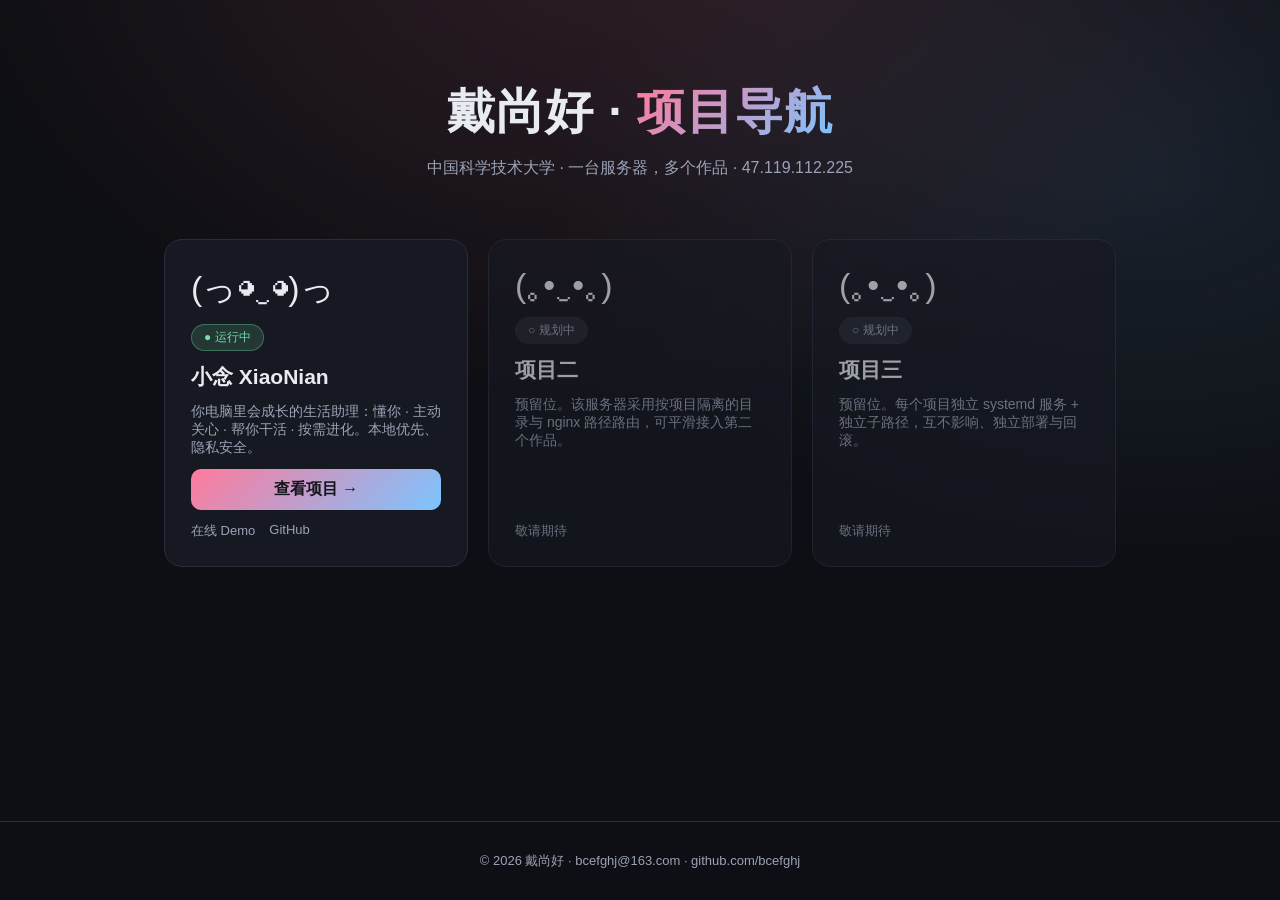
<file: site/hub/index.html>
<!DOCTYPE html>
<html lang="zh-CN">
<head>
<meta charset="UTF-8" />
<meta name="viewport" content="width=device-width, initial-scale=1.0" />
<title>戴尚好 · 项目导航</title>
<style>
:root{--bg:#0e0f14;--panel:#171922;--border:#2a2e3c;--text:#e8ebf2;--muted:#9aa3b6;--accent:#ff7a9c;--accent2:#7cc4ff;
  font-family:-apple-system,BlinkMacSystemFont,"PingFang SC","Microsoft YaHei",sans-serif}
*{box-sizing:border-box;margin:0;padding:0}
body{background:var(--bg);color:var(--text);min-height:100vh;display:flex;flex-direction:column}
.bgglow{position:fixed;inset:0;background:radial-gradient(700px 500px at 50% -10%,rgba(255,122,156,.14),transparent),
  radial-gradient(600px 400px at 90% 20%,rgba(124,196,255,.1),transparent);pointer-events:none}
.wrap{max-width:1000px;margin:0 auto;padding:0 24px;position:relative;z-index:1}
header{padding:80px 0 30px;text-align:center}
header h1{font-size:clamp(30px,5vw,48px);font-weight:900;letter-spacing:1px}
header h1 .g{background:linear-gradient(135deg,var(--accent),var(--accent2));-webkit-background-clip:text;-webkit-text-fill-color:transparent}
header p{color:var(--muted);margin-top:14px;font-size:16px}
.grid{display:grid;grid-template-columns:repeat(3,1fr);gap:20px;padding:30px 0 50px}
@media(max-width:820px){.grid{grid-template-columns:1fr}}
.proj{background:var(--panel);border:1px solid var(--border);border-radius:18px;padding:26px;display:flex;flex-direction:column;gap:12px;transition:.25s;min-height:230px}
.proj.live:hover{transform:translateY(-6px);border-color:var(--accent2);box-shadow:0 18px 50px rgba(0,0,0,.4)}
.proj .face{font-size:34px}
.proj h3{font-size:21px}
.proj .desc{color:var(--muted);font-size:14px;flex:1}
.badge{align-self:flex-start;font-size:12px;border-radius:20px;padding:4px 12px}
.badge.on{background:rgba(111,224,166,.15);color:#6fe0a6;border:1px solid rgba(111,224,166,.35)}
.badge.soon{background:rgba(154,163,182,.12);color:var(--muted);border:1px solid var(--border)}
.proj a.enter{display:inline-flex;gap:8px;align-items:center;font-weight:700;color:#15151c;background:linear-gradient(135deg,var(--accent),var(--accent2));border-radius:10px;padding:10px 16px;justify-content:center}
.proj .links{display:flex;gap:14px;font-size:13px;color:var(--muted)}
.proj .links a:hover{color:var(--accent2)}
.proj.soon{opacity:.65}
footer{margin-top:auto;padding:30px 0;text-align:center;color:var(--muted);font-size:13px;border-top:1px solid var(--border)}
a{text-decoration:none;color:inherit}
</style>
</head>
<body>
<div class="bgglow"></div>
<div class="wrap">
  <header>
    <h1>戴尚好 · <span class="g">项目导航</span></h1>
    <p>中国科学技术大学 · 一台服务器，多个作品 · 47.119.112.225</p>
  </header>
  <div class="grid">
    <div class="proj live">
      <div class="face">(っ◕‿◕)っ</div>
      <span class="badge on">● 运行中</span>
      <h3>小念 XiaoNian</h3>
      <div class="desc">你电脑里会成长的生活助理：懂你 · 主动关心 · 帮你干活 · 按需进化。本地优先、隐私安全。</div>
      <a class="enter" href="/xiaonian/">查看项目 →</a>
      <div class="links">
        <a href="/xiaonian/app/" target="_blank">在线 Demo</a>
        <a href="https://github.com/bcefghj/xiaonian" target="_blank">GitHub</a>
      </div>
    </div>
    <div class="proj soon">
      <div class="face">(｡•‿•｡)</div>
      <span class="badge soon">○ 规划中</span>
      <h3>项目二</h3>
      <div class="desc">预留位。该服务器采用按项目隔离的目录与 nginx 路径路由，可平滑接入第二个作品。</div>
      <div class="links"><span>敬请期待</span></div>
    </div>
    <div class="proj soon">
      <div class="face">(｡•‿•｡)</div>
      <span class="badge soon">○ 规划中</span>
      <h3>项目三</h3>
      <div class="desc">预留位。每个项目独立 systemd 服务 + 独立子路径，互不影响、独立部署与回滚。</div>
      <div class="links"><span>敬请期待</span></div>
    </div>
  </div>
</div>
<footer>© 2026 戴尚好 · bcefghj@163.com · github.com/bcefghj</footer>
</body>
</html>
</file>
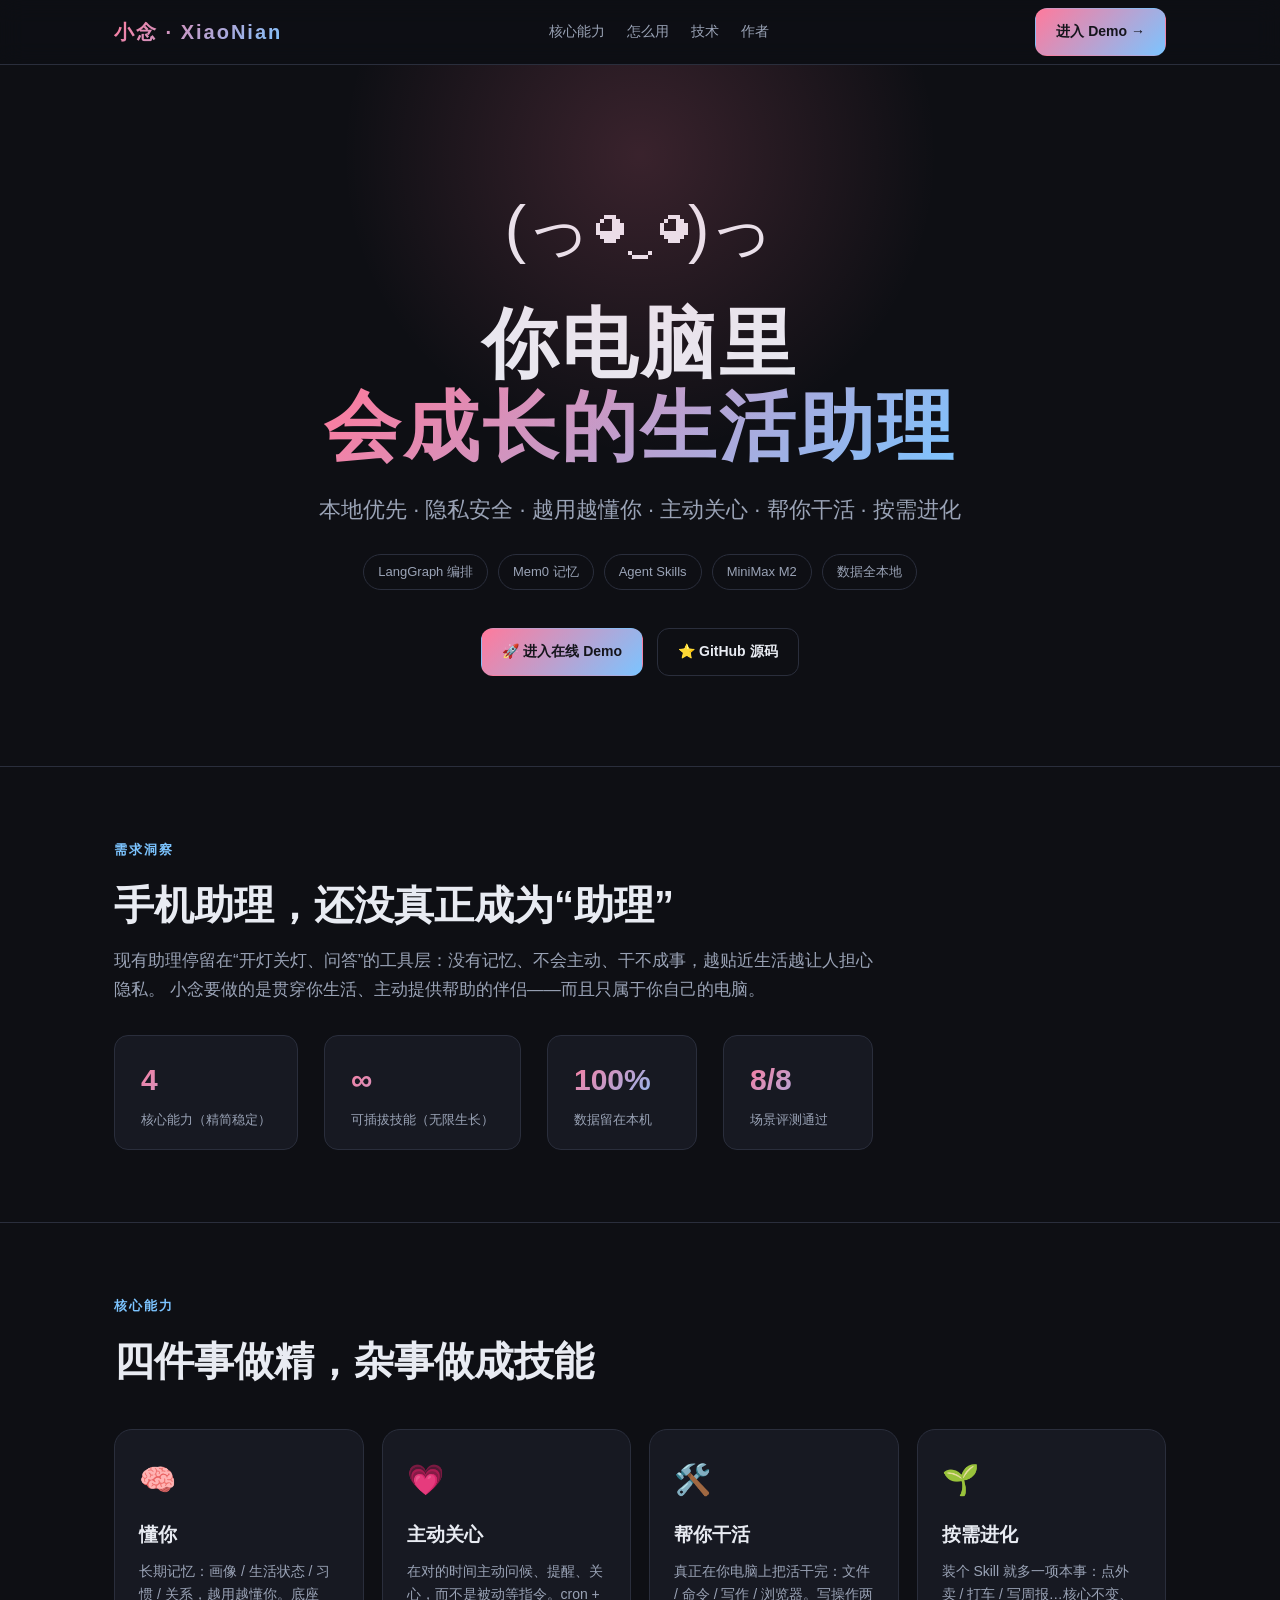
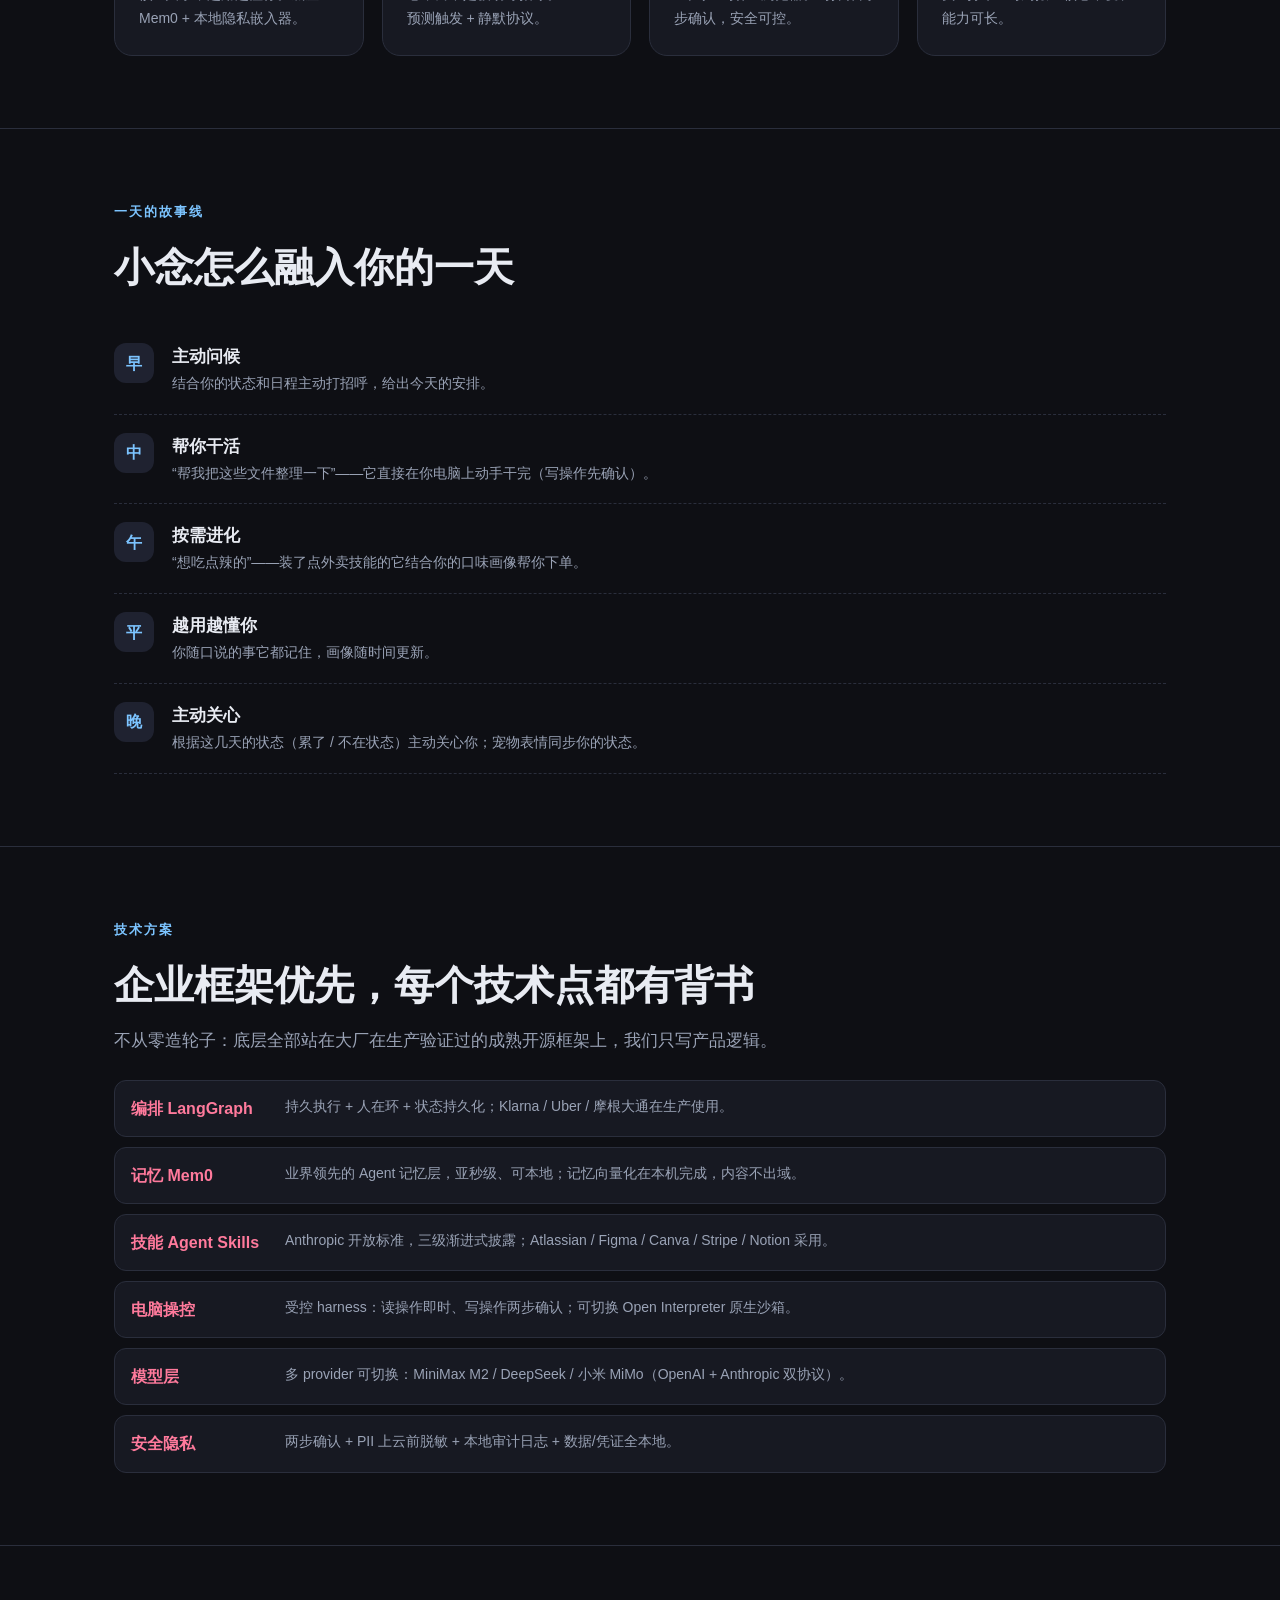
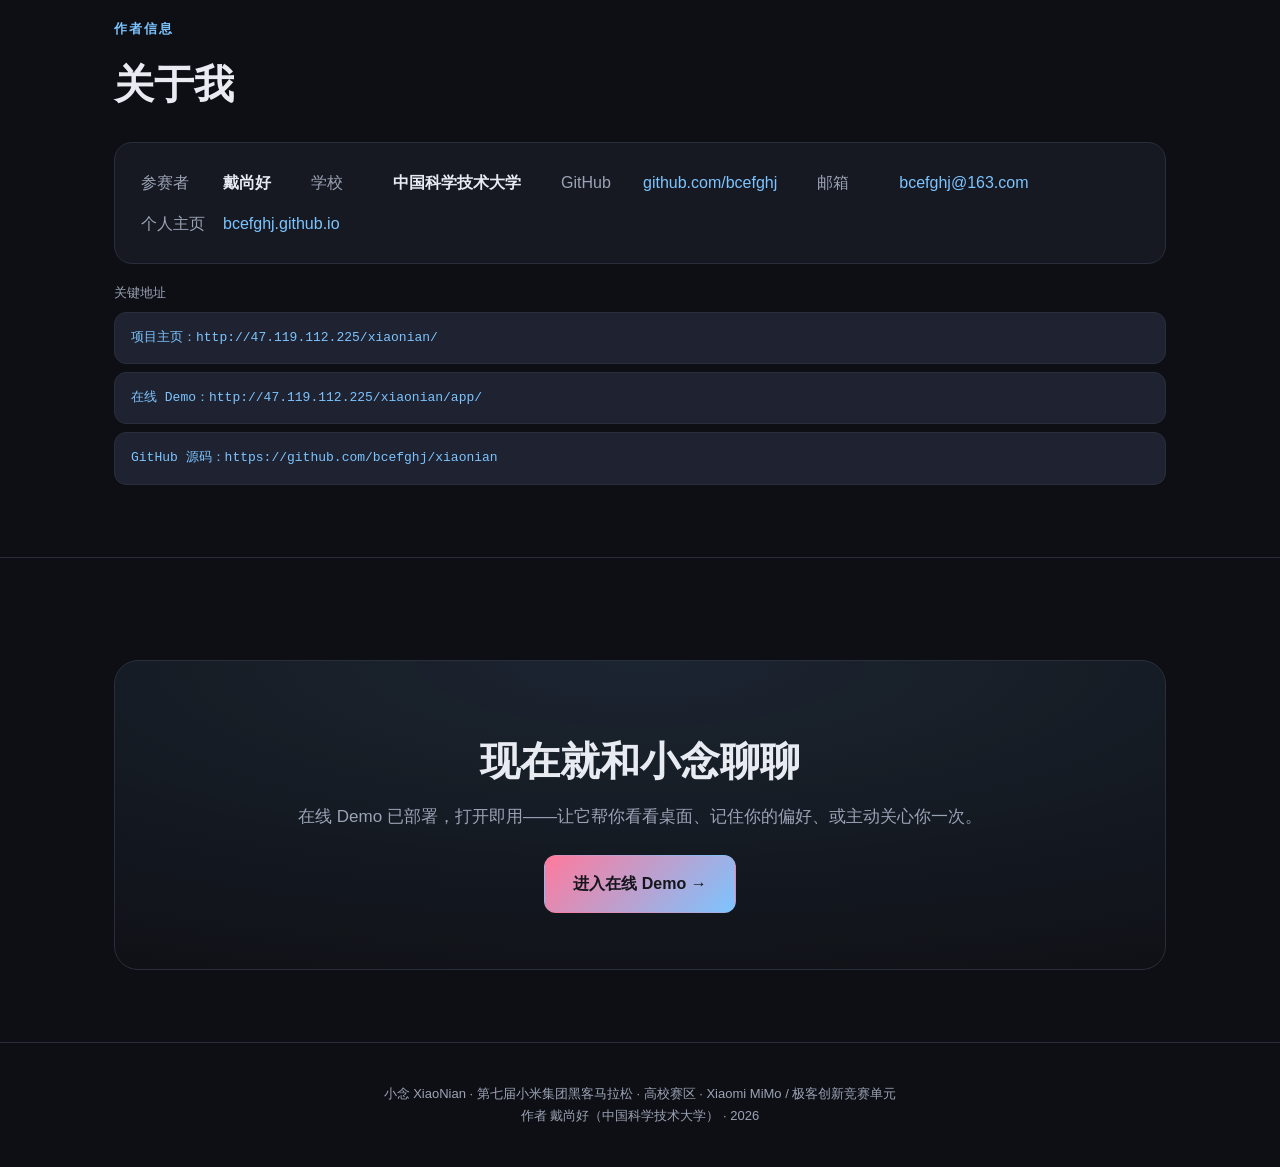
<file: site/xiaonian/index.html>
<!DOCTYPE html>
<html lang="zh-CN">
<head>
<meta charset="UTF-8" />
<meta name="viewport" content="width=device-width, initial-scale=1.0" />
<title>小念 XiaoNian — 你电脑里会成长的生活助理</title>
<meta name="description" content="本地优先、隐私安全的个人生活助理 / AI 秘书：越用越懂你、会主动关心你、能帮你在电脑上把活干完，并可按需安装 Skill 自我进化。" />
<style>
:root{
  --bg:#0e0f14;--panel:#171922;--panel2:#1f2230;--border:#2a2e3c;
  --text:#e8ebf2;--muted:#9aa3b6;--accent:#ff7a9c;--accent2:#7cc4ff;--good:#6fe0a6;
  --radius:18px;font-family:-apple-system,BlinkMacSystemFont,"PingFang SC","Microsoft YaHei",sans-serif;
}
*{box-sizing:border-box;margin:0;padding:0}
html{scroll-behavior:smooth}
body{background:var(--bg);color:var(--text);line-height:1.7;overflow-x:hidden}
a{color:inherit;text-decoration:none}
.wrap{max-width:1100px;margin:0 auto;padding:0 24px}
.nav{position:sticky;top:0;z-index:50;backdrop-filter:blur(12px);background:rgba(14,15,20,.7);border-bottom:1px solid var(--border)}
.nav .wrap{display:flex;align-items:center;justify-content:space-between;height:64px}
.brandmini{font-weight:800;font-size:20px;letter-spacing:2px;background:linear-gradient(135deg,var(--accent),var(--accent2));-webkit-background-clip:text;-webkit-text-fill-color:transparent}
.nav-links{display:flex;gap:22px;font-size:14px;color:var(--muted)}
.nav-links a:hover{color:var(--text)}
.btn{display:inline-flex;align-items:center;gap:8px;border-radius:12px;padding:11px 20px;font-weight:700;font-size:14px;cursor:pointer;transition:.2s;border:1px solid transparent}
.btn-primary{background:linear-gradient(135deg,var(--accent),var(--accent2));color:#15151c}
.btn-primary:hover{transform:translateY(-2px);box-shadow:0 10px 30px rgba(255,122,156,.3)}
.btn-ghost{border-color:var(--border);color:var(--text)}
.btn-ghost:hover{border-color:var(--accent2);color:var(--accent2)}

/* hero */
.hero{position:relative;padding:110px 0 90px;text-align:center;overflow:hidden}
.hero::before{content:"";position:absolute;width:700px;height:700px;left:50%;top:-260px;transform:translateX(-50%);
  background:radial-gradient(circle,rgba(255,122,156,.18),transparent 60%);pointer-events:none}
.hero h1{font-size:clamp(40px,7vw,76px);font-weight:900;letter-spacing:3px;line-height:1.1}
.hero h1 .grad{background:linear-gradient(135deg,var(--accent),var(--accent2));-webkit-background-clip:text;-webkit-text-fill-color:transparent}
.hero .sub{font-size:clamp(16px,2.4vw,22px);color:var(--muted);margin-top:22px}
.hero .tags{display:flex;flex-wrap:wrap;gap:10px;justify-content:center;margin-top:26px}
.tag{font-size:13px;color:var(--muted);border:1px solid var(--border);border-radius:20px;padding:6px 14px}
.hero .cta{display:flex;gap:14px;justify-content:center;margin-top:38px;flex-wrap:wrap}
.pet{font-size:64px;margin-bottom:18px;animation:bob 3s ease-in-out infinite}
@keyframes bob{0%,100%{transform:translateY(0)}50%{transform:translateY(-10px)}}

/* sections */
section{padding:72px 0;border-top:1px solid var(--border)}
.eyebrow{color:var(--accent2);font-size:13px;letter-spacing:2px;text-transform:uppercase;font-weight:700}
.h2{font-size:clamp(26px,4vw,40px);font-weight:800;margin:10px 0 8px}
.lead{color:var(--muted);font-size:17px;max-width:760px}
.grid{display:grid;gap:18px;margin-top:34px}
.g4{grid-template-columns:repeat(4,1fr)}
.g3{grid-template-columns:repeat(3,1fr)}
.g2{grid-template-columns:repeat(2,1fr)}
@media(max-width:880px){.g4,.g3,.g2{grid-template-columns:1fr 1fr}}
@media(max-width:560px){.g4,.g3,.g2{grid-template-columns:1fr}.nav-links{display:none}}
.card{background:var(--panel);border:1px solid var(--border);border-radius:var(--radius);padding:24px;transition:.25s}
.card:hover{transform:translateY(-4px);border-color:var(--accent2)}
.card .ic{font-size:30px}
.card h3{font-size:19px;margin:14px 0 8px}
.card p{color:var(--muted);font-size:14px}
.kpi{display:flex;gap:26px;flex-wrap:wrap;margin-top:30px}
.kpi .item{background:var(--panel);border:1px solid var(--border);border-radius:14px;padding:18px 26px;min-width:150px}
.kpi .num{font-size:30px;font-weight:900;background:linear-gradient(135deg,var(--accent),var(--accent2));-webkit-background-clip:text;-webkit-text-fill-color:transparent}
.kpi .lbl{color:var(--muted);font-size:13px;margin-top:4px}
.steps{counter-reset:s}
.step{display:flex;gap:18px;padding:18px 0;border-bottom:1px dashed var(--border)}
.step .n{flex:0 0 40px;height:40px;border-radius:12px;background:var(--panel2);display:flex;align-items:center;justify-content:center;font-weight:800;color:var(--accent2)}
.step h4{font-size:17px}.step p{color:var(--muted);font-size:14px}
.tech{display:flex;flex-direction:column;gap:10px;margin-top:24px}
.trow{display:grid;grid-template-columns:140px 1fr;gap:14px;padding:14px 16px;background:var(--panel);border:1px solid var(--border);border-radius:12px}
.trow b{color:var(--accent)}
.trow span{color:var(--muted);font-size:14px}
.author{background:var(--panel);border:1px solid var(--border);border-radius:var(--radius);padding:26px;display:flex;flex-wrap:wrap;gap:14px 40px}
.author .row{display:flex;gap:10px}.author .k{color:var(--muted);min-width:72px}
.addr{background:var(--panel2);border:1px solid var(--border);border-radius:12px;padding:14px 16px;font-family:ui-monospace,Menlo,monospace;font-size:13px;color:var(--accent2);word-break:break-all;margin-top:8px}
.cta-band{text-align:center;background:radial-gradient(120% 120% at 50% 0,rgba(124,196,255,.12),transparent);border-radius:24px;padding:56px 20px;margin-top:30px;border:1px solid var(--border)}
footer{padding:40px 0;border-top:1px solid var(--border);color:var(--muted);font-size:13px;text-align:center}
.reveal{opacity:0;transform:translateY(24px);transition:.6s}
.reveal.in{opacity:1;transform:none}
</style>
</head>
<body>

<nav class="nav"><div class="wrap">
  <div class="brandmini">小念 · XiaoNian</div>
  <div class="nav-links">
    <a href="#cap">核心能力</a><a href="#how">怎么用</a><a href="#tech">技术</a><a href="#author">作者</a>
  </div>
  <a class="btn btn-primary" href="app/" target="_blank">进入 Demo →</a>
</div></nav>

<header class="hero"><div class="wrap">
  <div class="pet">(っ◕‿◕)っ</div>
  <h1>你电脑里<br><span class="grad">会成长的生活助理</span></h1>
  <p class="sub">本地优先 · 隐私安全 · 越用越懂你 · 主动关心 · 帮你干活 · 按需进化</p>
  <div class="tags">
    <span class="tag">LangGraph 编排</span><span class="tag">Mem0 记忆</span>
    <span class="tag">Agent Skills</span><span class="tag">MiniMax M2</span>
    <span class="tag">数据全本地</span>
  </div>
  <div class="cta">
    <a class="btn btn-primary" href="app/" target="_blank">🚀 进入在线 Demo</a>
    <a class="btn btn-ghost" href="https://github.com/bcefghj/xiaonian" target="_blank">⭐ GitHub 源码</a>
  </div>
</div></header>

<section id="why"><div class="wrap">
  <div class="eyebrow">需求洞察</div>
  <div class="h2">手机助理，还没真正成为“助理”</div>
  <p class="lead">现有助理停留在“开灯关灯、问答”的工具层：没有记忆、不会主动、干不成事，越贴近生活越让人担心隐私。
  小念要做的是贯穿你生活、主动提供帮助的伴侣——而且只属于你自己的电脑。</p>
  <div class="kpi">
    <div class="item"><div class="num">4</div><div class="lbl">核心能力（精简稳定）</div></div>
    <div class="item"><div class="num">∞</div><div class="lbl">可插拔技能（无限生长）</div></div>
    <div class="item"><div class="num">100%</div><div class="lbl">数据留在本机</div></div>
    <div class="item"><div class="num">8/8</div><div class="lbl">场景评测通过</div></div>
  </div>
</div></section>

<section id="cap"><div class="wrap">
  <div class="eyebrow">核心能力</div>
  <div class="h2">四件事做精，杂事做成技能</div>
  <div class="grid g4">
    <div class="card reveal"><div class="ic">🧠</div><h3>懂你</h3><p>长期记忆：画像 / 生活状态 / 习惯 / 关系，越用越懂你。底座 Mem0 + 本地隐私嵌入器。</p></div>
    <div class="card reveal"><div class="ic">💗</div><h3>主动关心</h3><p>在对的时间主动问候、提醒、关心，而不是被动等指令。cron + 预测触发 + 静默协议。</p></div>
    <div class="card reveal"><div class="ic">🛠️</div><h3>帮你干活</h3><p>真正在你电脑上把活干完：文件 / 命令 / 写作 / 浏览器。写操作两步确认，安全可控。</p></div>
    <div class="card reveal"><div class="ic">🌱</div><h3>按需进化</h3><p>装个 Skill 就多一项本事：点外卖 / 打车 / 写周报…核心不变、能力可长。</p></div>
  </div>
</div></section>

<section id="how"><div class="wrap">
  <div class="eyebrow">一天的故事线</div>
  <div class="h2">小念怎么融入你的一天</div>
  <div class="steps" style="margin-top:24px">
    <div class="step reveal"><div class="n">早</div><div><h4>主动问候</h4><p>结合你的状态和日程主动打招呼，给出今天的安排。</p></div></div>
    <div class="step reveal"><div class="n">中</div><div><h4>帮你干活</h4><p>“帮我把这些文件整理一下”——它直接在你电脑上动手干完（写操作先确认）。</p></div></div>
    <div class="step reveal"><div class="n">午</div><div><h4>按需进化</h4><p>“想吃点辣的”——装了点外卖技能的它结合你的口味画像帮你下单。</p></div></div>
    <div class="step reveal"><div class="n">平</div><div><h4>越用越懂你</h4><p>你随口说的事它都记住，画像随时间更新。</p></div></div>
    <div class="step reveal"><div class="n">晚</div><div><h4>主动关心</h4><p>根据这几天的状态（累了 / 不在状态）主动关心你；宠物表情同步你的状态。</p></div></div>
  </div>
</div></section>

<section id="tech"><div class="wrap">
  <div class="eyebrow">技术方案</div>
  <div class="h2">企业框架优先，每个技术点都有背书</div>
  <p class="lead">不从零造轮子：底层全部站在大厂在生产验证过的成熟开源框架上，我们只写产品逻辑。</p>
  <div class="tech">
    <div class="trow reveal"><b>编排 LangGraph</b><span>持久执行 + 人在环 + 状态持久化；Klarna / Uber / 摩根大通在生产使用。</span></div>
    <div class="trow reveal"><b>记忆 Mem0</b><span>业界领先的 Agent 记忆层，亚秒级、可本地；记忆向量化在本机完成，内容不出域。</span></div>
    <div class="trow reveal"><b>技能 Agent Skills</b><span>Anthropic 开放标准，三级渐进式披露；Atlassian / Figma / Canva / Stripe / Notion 采用。</span></div>
    <div class="trow reveal"><b>电脑操控</b><span>受控 harness：读操作即时、写操作两步确认；可切换 Open Interpreter 原生沙箱。</span></div>
    <div class="trow reveal"><b>模型层</b><span>多 provider 可切换：MiniMax M2 / DeepSeek / 小米 MiMo（OpenAI + Anthropic 双协议）。</span></div>
    <div class="trow reveal"><b>安全隐私</b><span>两步确认 + PII 上云前脱敏 + 本地审计日志 + 数据/凭证全本地。</span></div>
  </div>
</div></section>

<section id="author"><div class="wrap">
  <div class="eyebrow">作者信息</div>
  <div class="h2">关于我</div>
  <div class="author reveal" style="margin-top:24px">
    <div class="row"><span class="k">参赛者</span><b>戴尚好</b></div>
    <div class="row"><span class="k">学校</span><b>中国科学技术大学</b></div>
    <div class="row"><span class="k">GitHub</span><a href="https://github.com/bcefghj" target="_blank" style="color:var(--accent2)">github.com/bcefghj</a></div>
    <div class="row"><span class="k">邮箱</span><a href="mailto:bcefghj@163.com" style="color:var(--accent2)">bcefghj@163.com</a></div>
    <div class="row"><span class="k">个人主页</span><a href="https://bcefghj.github.io" target="_blank" style="color:var(--accent2)">bcefghj.github.io</a></div>
  </div>
  <div style="margin-top:18px">
    <div style="color:var(--muted);font-size:13px">关键地址</div>
    <div class="addr">项目主页：http://47.119.112.225/xiaonian/</div>
    <div class="addr">在线 Demo：http://47.119.112.225/xiaonian/app/</div>
    <div class="addr">GitHub 源码：https://github.com/bcefghj/xiaonian</div>
  </div>
</div></section>

<section><div class="wrap">
  <div class="cta-band reveal">
    <div class="h2">现在就和小念聊聊</div>
    <p class="lead" style="margin:0 auto 24px">在线 Demo 已部署，打开即用——让它帮你看看桌面、记住你的偏好、或主动关心你一次。</p>
    <a class="btn btn-primary" href="app/" target="_blank" style="font-size:16px;padding:14px 28px">进入在线 Demo →</a>
  </div>
</div></section>

<footer><div class="wrap">
  小念 XiaoNian · 第七届小米集团黑客马拉松 · 高校赛区 · Xiaomi MiMo / 极客创新竞赛单元<br>
  作者 戴尚好（中国科学技术大学） · 2026
</div></footer>

<script>
const io=new IntersectionObserver((es)=>es.forEach(e=>{if(e.isIntersecting)e.target.classList.add('in')}),{threshold:.12});
document.querySelectorAll('.reveal').forEach(el=>io.observe(el));
</script>
</body>
</html>
</file>
